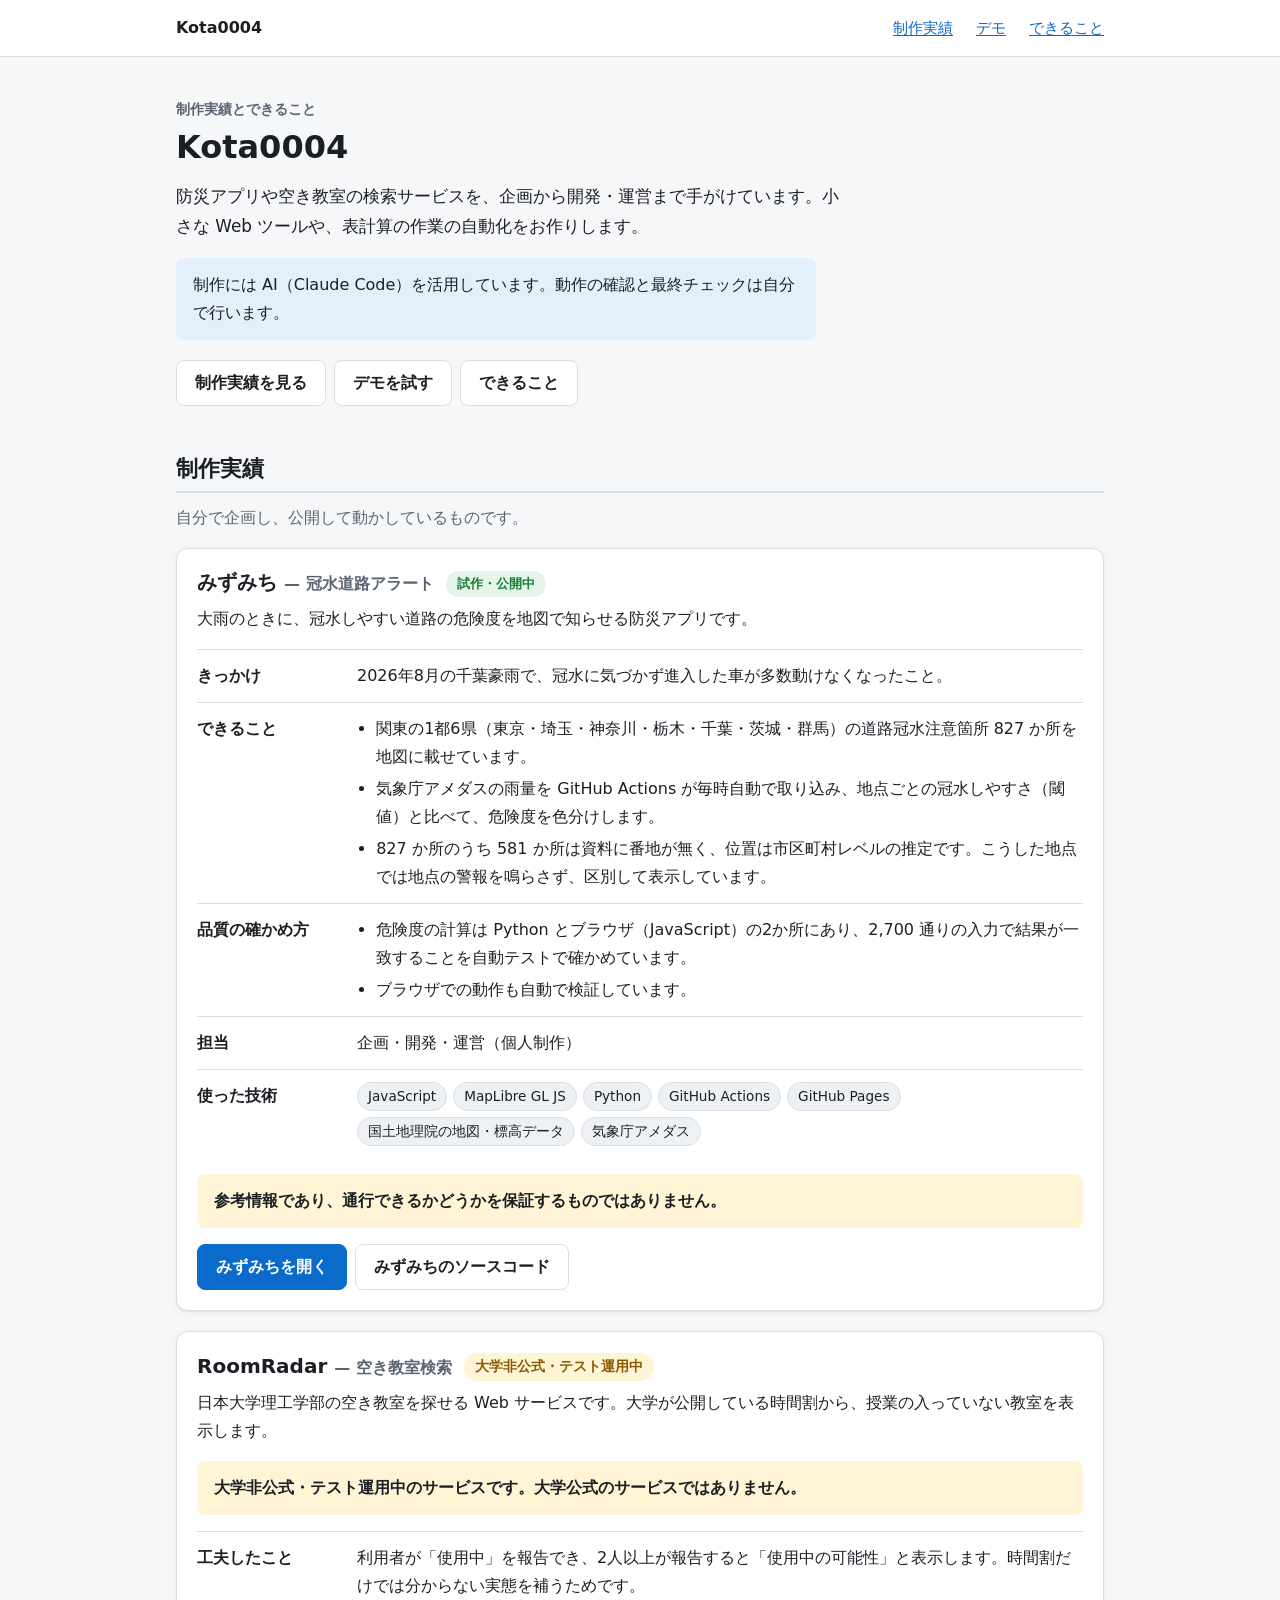
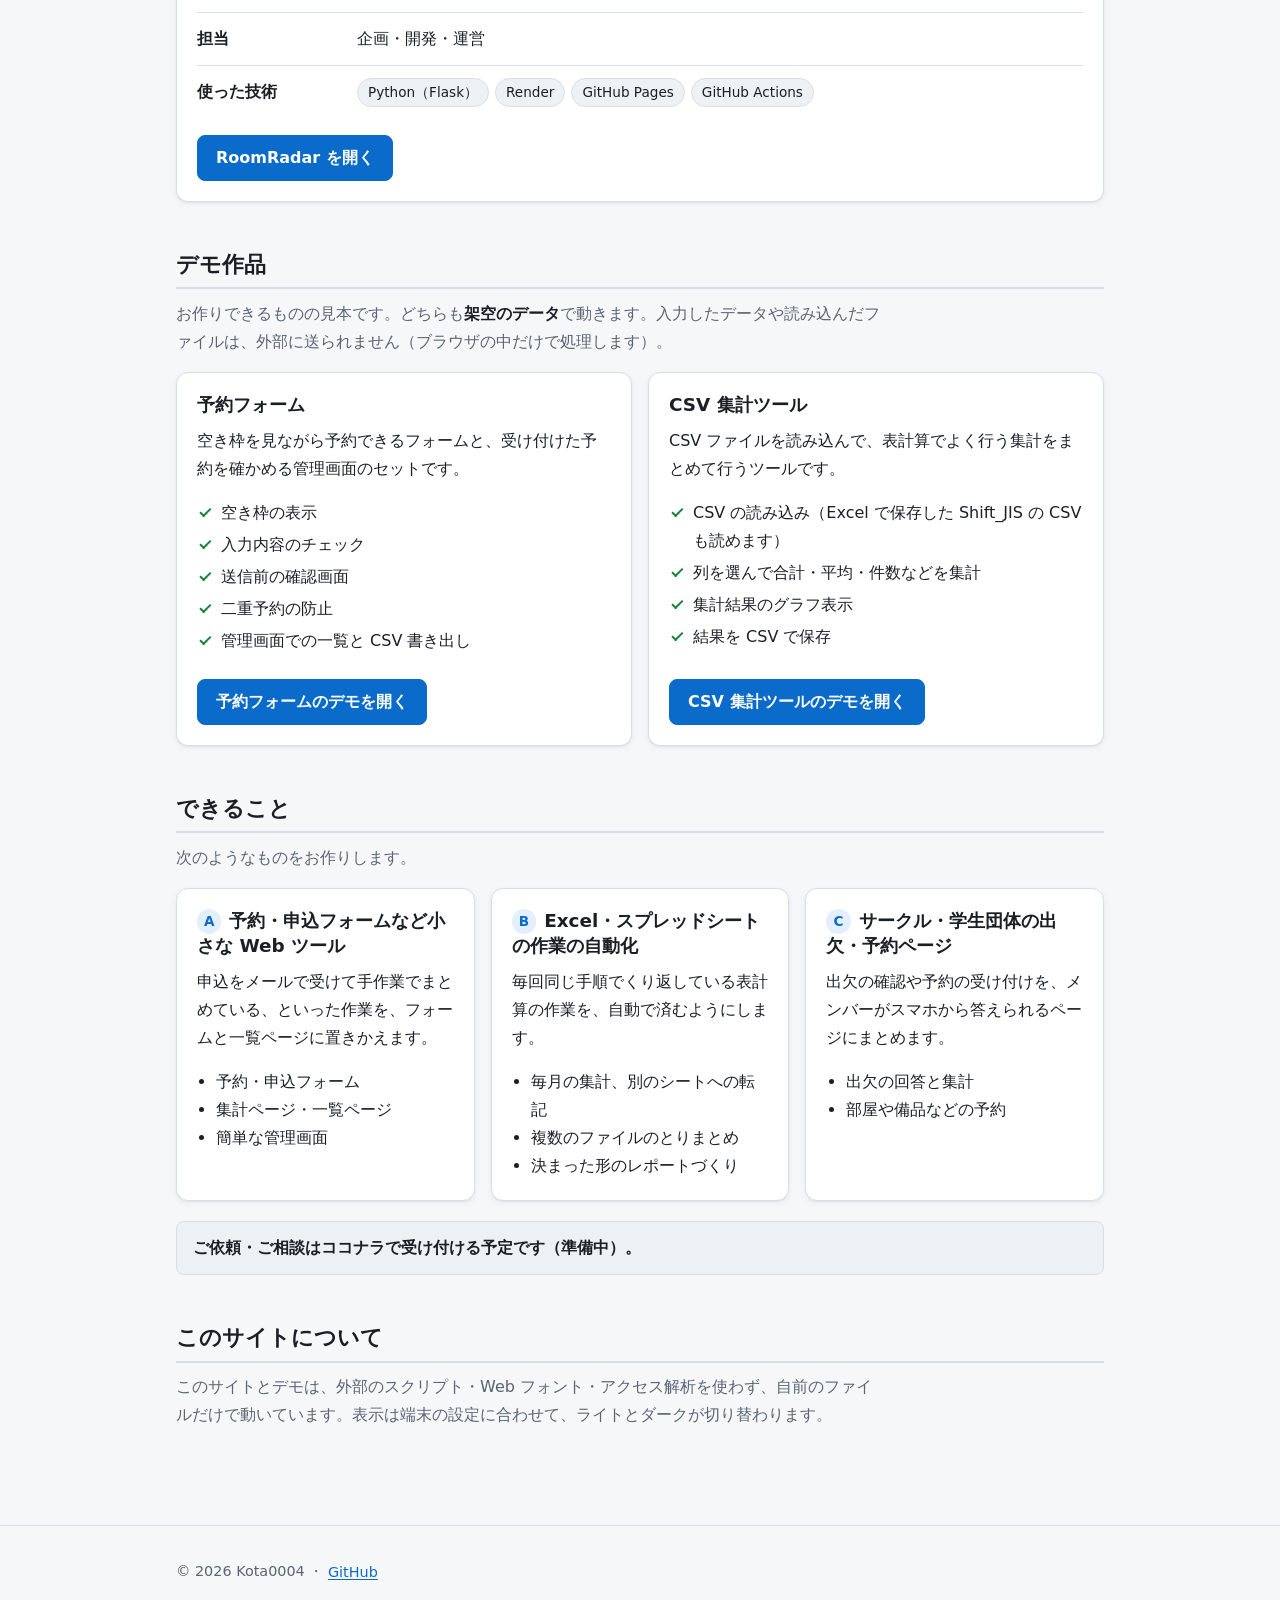
<file: site/index.html>
<!doctype html>
<html lang="ja">
<head>
<meta charset="utf-8">
<meta name="viewport" content="width=device-width, initial-scale=1">
<title>Kota0004 | 制作実績</title>
<meta name="description" content="Kota0004 の制作実績とデモ作品。防災アプリ「みずみち」や空き教室検索「RoomRadar」の紹介と、小さな Web ツール・表計算の自動化のご案内。">
<link rel="icon" href="data:image/svg+xml,%3Csvg xmlns='http://www.w3.org/2000/svg' viewBox='0 0 32 32'%3E%3Crect width='32' height='32' rx='7' fill='%230b6bcb'/%3E%3Ctext x='16' y='22.5' font-size='17' font-family='sans-serif' font-weight='700' text-anchor='middle' fill='%23fff'%3EK%3C/text%3E%3C/svg%3E">
<link rel="stylesheet" href="assets/base.css">
<link rel="stylesheet" href="assets/site.css">
</head>
<body>
<header class="site-header"><div class="container">
  <a class="brand" href="./">Kota0004</a>
  <nav aria-label="サイト内"><a href="./#works">制作実績</a><a href="./#demos">デモ</a><a href="./#services">できること</a></nav>
</div></header>

<main>
  <div class="container">

    <section class="hero" aria-labelledby="hero-title">
      <p class="hero__eyebrow">制作実績とできること</p>
      <h1 id="hero-title">Kota0004</h1>
      <p class="hero__lead">防災アプリや空き教室の検索サービスを、企画から開発・運営まで手がけています。小さな Web ツールや、表計算の作業の自動化をお作りします。</p>
      <p class="notice notice--info ai-note">制作には AI（Claude Code）を活用しています。動作の確認と最終チェックは自分で行います。</p>
      <ul class="jump" aria-label="このページの内容">
        <li><a class="btn" href="#works">制作実績を見る</a></li>
        <li><a class="btn" href="#demos">デモを試す</a></li>
        <li><a class="btn" href="#services">できること</a></li>
      </ul>
    </section>

    <section id="works" class="section" aria-labelledby="works-title">
      <h2 id="works-title">制作実績</h2>
      <p class="section__lead">自分で企画し、公開して動かしているものです。</p>

      <div class="works">
        <article class="card work" id="work-mizumichi" aria-labelledby="mizumichi-title">
          <div class="work__head">
            <h3 id="mizumichi-title">みずみち <span class="work__sub">— 冠水道路アラート</span></h3>
            <p class="work__badges"><span class="badge badge--ok">試作・公開中</span></p>
          </div>
          <p>大雨のときに、冠水しやすい道路の危険度を地図で知らせる防災アプリです。</p>

          <dl class="facts">
            <div>
              <dt>きっかけ</dt>
              <dd>2026年8月の千葉豪雨で、冠水に気づかず進入した車が多数動けなくなったこと。</dd>
            </div>
            <div>
              <dt>できること</dt>
              <dd>
                <ul>
                  <li>関東の1都6県（東京・埼玉・神奈川・栃木・千葉・茨城・群馬）の道路冠水注意箇所 827 か所を地図に載せています。</li>
                  <li>気象庁アメダスの雨量を GitHub Actions が毎時自動で取り込み、地点ごとの冠水しやすさ（閾値）と比べて、危険度を色分けします。</li>
                  <li>827 か所のうち 581 か所は資料に番地が無く、位置は市区町村レベルの推定です。こうした地点では地点の警報を鳴らさず、区別して表示しています。</li>
                </ul>
              </dd>
            </div>
            <div>
              <dt>品質の確かめ方</dt>
              <dd>
                <ul>
                  <li>危険度の計算は Python とブラウザ（JavaScript）の2か所にあり、2,700 通りの入力で結果が一致することを自動テストで確かめています。</li>
                  <li>ブラウザでの動作も自動で検証しています。</li>
                </ul>
              </dd>
            </div>
            <div>
              <dt>担当</dt>
              <dd>企画・開発・運営（個人制作）</dd>
            </div>
            <div>
              <dt>使った技術</dt>
              <dd>
                <ul class="tags" aria-label="みずみちで使った技術">
                  <li>JavaScript</li>
                  <li>MapLibre GL JS</li>
                  <li>Python</li>
                  <li>GitHub Actions</li>
                  <li>GitHub Pages</li>
                  <li>国土地理院の地図・標高データ</li>
                  <li>気象庁アメダス</li>
                </ul>
              </dd>
            </div>
          </dl>

          <p class="notice notice--warn disclaimer">参考情報であり、通行できるかどうかを保証するものではありません。</p>

          <p class="actions">
            <a class="btn btn--primary" href="https://kota0004.github.io/mizumichi/">みずみちを開く</a>
            <a class="btn" href="https://github.com/Kota0004/mizumichi">みずみちのソースコード</a>
          </p>
        </article>

        <article class="card work" id="work-roomradar" aria-labelledby="roomradar-title">
          <div class="work__head">
            <h3 id="roomradar-title">RoomRadar <span class="work__sub">— 空き教室検索</span></h3>
            <p class="work__badges"><span class="badge badge--warn status-badge">大学非公式・テスト運用中</span></p>
          </div>
          <p>日本大学理工学部の空き教室を探せる Web サービスです。大学が公開している時間割から、授業の入っていない教室を表示します。</p>
          <p class="notice notice--warn unofficial">大学非公式・テスト運用中のサービスです。大学公式のサービスではありません。</p>

          <dl class="facts">
            <div>
              <dt>工夫したこと</dt>
              <dd>利用者が「使用中」を報告でき、2人以上が報告すると「使用中の可能性」と表示します。時間割だけでは分からない実態を補うためです。</dd>
            </div>
            <div>
              <dt>担当</dt>
              <dd>企画・開発・運営</dd>
            </div>
            <div>
              <dt>使った技術</dt>
              <dd>
                <ul class="tags" aria-label="RoomRadar で使った技術">
                  <li>Python（Flask）</li>
                  <li>Render</li>
                  <li>GitHub Pages</li>
                  <li>GitHub Actions</li>
                </ul>
              </dd>
            </div>
          </dl>

          <p class="actions">
            <a class="btn btn--primary" href="https://nu-roomradar.github.io/nust-room-search/">RoomRadar を開く</a>
          </p>
        </article>
      </div>
    </section>

    <section id="demos" class="section" aria-labelledby="demos-title">
      <h2 id="demos-title">デモ作品</h2>
      <p class="section__lead">お作りできるものの見本です。どちらも<strong>架空のデータ</strong>で動きます。入力したデータや読み込んだファイルは、外部に送られません（ブラウザの中だけで処理します）。</p>

      <div class="grid">
        <article class="card demo" aria-labelledby="demo-reservation-title">
          <h3 id="demo-reservation-title">予約フォーム</h3>
          <p>空き枠を見ながら予約できるフォームと、受け付けた予約を確かめる管理画面のセットです。</p>
          <ul class="checks">
            <li>空き枠の表示</li>
            <li>入力内容のチェック</li>
            <li>送信前の確認画面</li>
            <li>二重予約の防止</li>
            <li>管理画面での一覧と CSV 書き出し</li>
          </ul>
          <p class="actions"><a class="btn btn--primary" href="demos/reservation/">予約フォームのデモを開く</a></p>
        </article>

        <article class="card demo" aria-labelledby="demo-csv-title">
          <h3 id="demo-csv-title">CSV 集計ツール</h3>
          <p>CSV ファイルを読み込んで、表計算でよく行う集計をまとめて行うツールです。</p>
          <ul class="checks">
            <li>CSV の読み込み（Excel で保存した Shift_JIS の CSV も読めます）</li>
            <li>列を選んで合計・平均・件数などを集計</li>
            <li>集計結果のグラフ表示</li>
            <li>結果を CSV で保存</li>
          </ul>
          <p class="actions"><a class="btn btn--primary" href="demos/csv/">CSV 集計ツールのデモを開く</a></p>
        </article>
      </div>
    </section>

    <section id="services" class="section" aria-labelledby="services-title">
      <h2 id="services-title">できること</h2>
      <p class="section__lead">次のようなものをお作りします。</p>

      <div class="grid">
        <article class="card service" aria-labelledby="service-a-title">
          <h3 id="service-a-title"><span class="service__mark" aria-hidden="true">A</span>予約・申込フォームなど小さな Web ツール</h3>
          <p>申込をメールで受けて手作業でまとめている、といった作業を、フォームと一覧ページに置きかえます。</p>
          <ul>
            <li>予約・申込フォーム</li>
            <li>集計ページ・一覧ページ</li>
            <li>簡単な管理画面</li>
          </ul>
        </article>

        <article class="card service" aria-labelledby="service-b-title">
          <h3 id="service-b-title"><span class="service__mark" aria-hidden="true">B</span>Excel・スプレッドシートの作業の自動化</h3>
          <p>毎回同じ手順でくり返している表計算の作業を、自動で済むようにします。</p>
          <ul>
            <li>毎月の集計、別のシートへの転記</li>
            <li>複数のファイルのとりまとめ</li>
            <li>決まった形のレポートづくり</li>
          </ul>
        </article>

        <article class="card service" aria-labelledby="service-c-title">
          <h3 id="service-c-title"><span class="service__mark" aria-hidden="true">C</span>サークル・学生団体の出欠・予約ページ</h3>
          <p>出欠の確認や予約の受け付けを、メンバーがスマホから答えられるページにまとめます。</p>
          <ul>
            <li>出欠の回答と集計</li>
            <li>部屋や備品などの予約</li>
          </ul>
        </article>
      </div>

      <p class="notice consult">ご依頼・ご相談はココナラで受け付ける予定です（準備中）。</p>
    </section>

    <section class="section about-site" aria-labelledby="about-site-title">
      <h2 id="about-site-title">このサイトについて</h2>
      <p>このサイトとデモは、外部のスクリプト・Web フォント・アクセス解析を使わず、自前のファイルだけで動いています。表示は端末の設定に合わせて、ライトとダークが切り替わります。</p>
    </section>

  </div>
</main>

<footer class="site-footer"><div class="container">© 2026 Kota0004 ・ <a href="https://github.com/Kota0004">GitHub</a></div></footer>
</body>
</html>
</file>
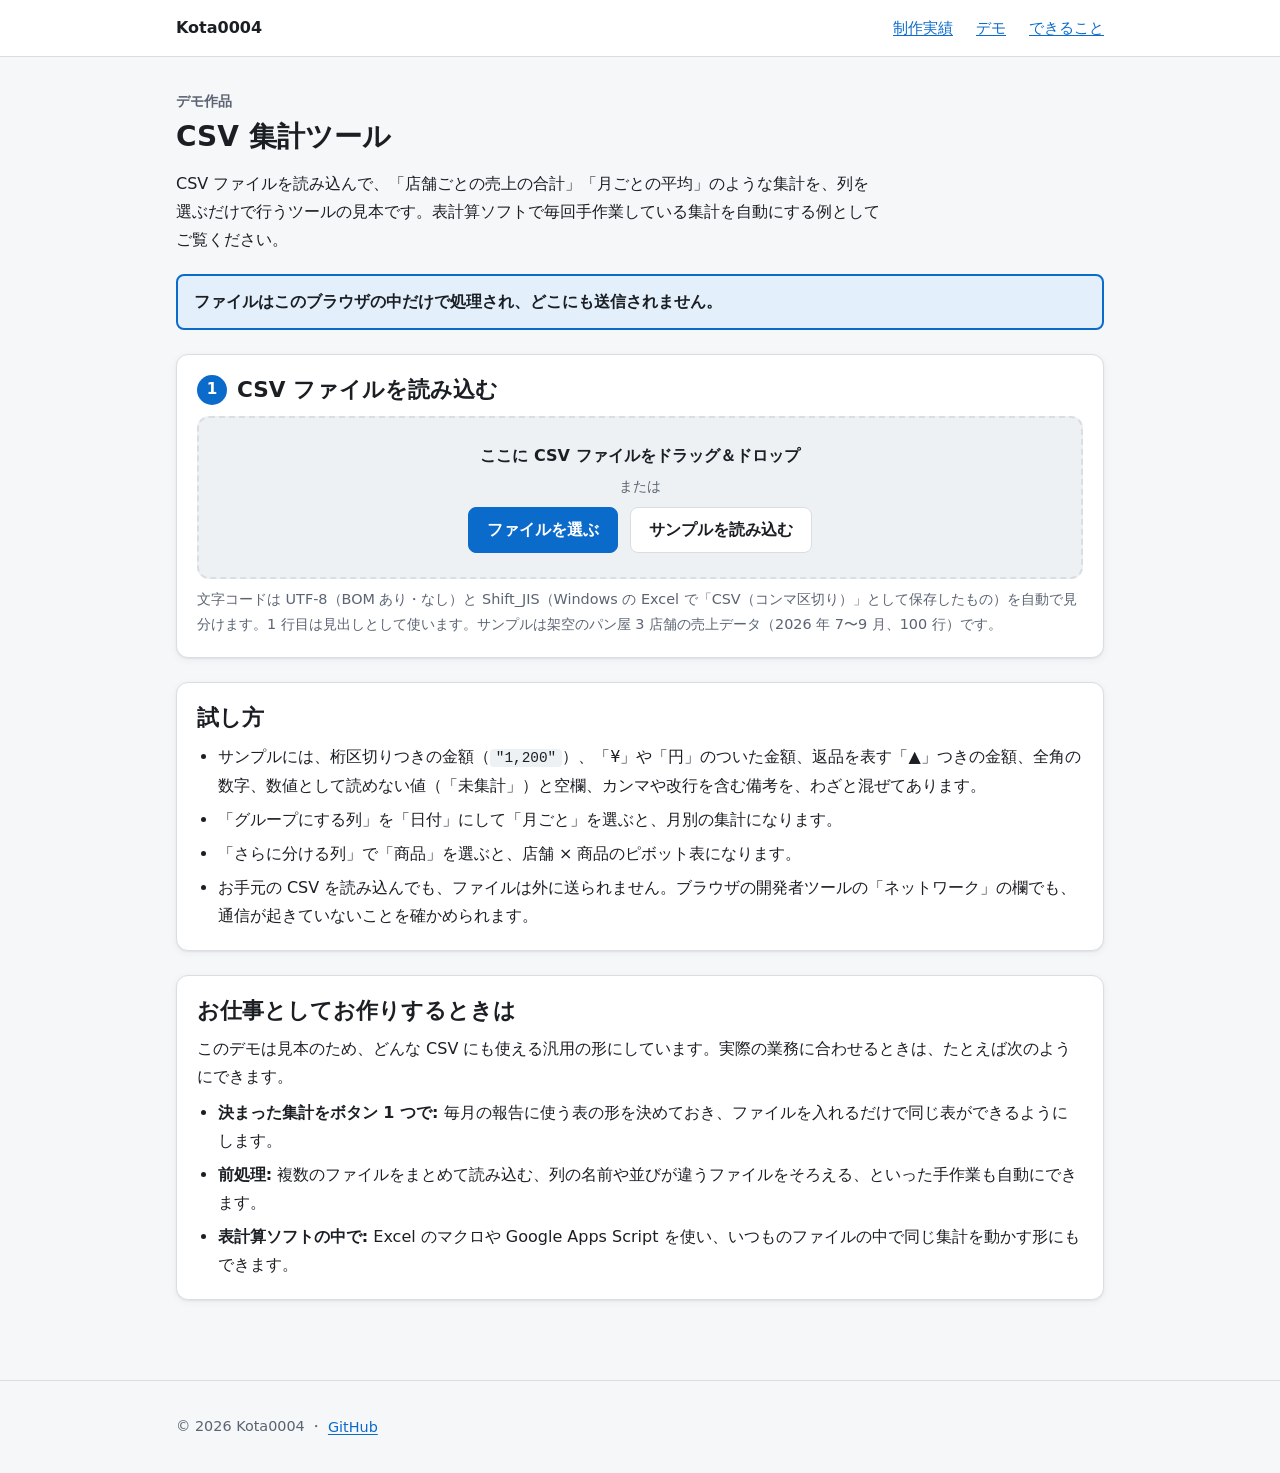
<file: site/demos/csv/index.html>
<!doctype html>
<html lang="ja">
<head>
<meta charset="utf-8">
<meta name="viewport" content="width=device-width, initial-scale=1">
<title>CSV 集計ツールのデモ | Kota0004</title>
<meta name="description" content="CSV ファイルを読み込み、列を選ぶだけでグループごとの合計・平均・件数・最大・最小やピボット表を作るツールのデモ。Shift_JIS の CSV も読めて、ファイルはどこにも送信されません。">
<link rel="icon" href="data:image/svg+xml,%3Csvg xmlns='http://www.w3.org/2000/svg' viewBox='0 0 32 32'%3E%3Crect width='32' height='32' rx='7' fill='%230b6bcb'/%3E%3Ctext x='16' y='22.5' font-size='17' font-family='sans-serif' font-weight='700' text-anchor='middle' fill='%23fff'%3EK%3C/text%3E%3C/svg%3E">
<link rel="stylesheet" href="../../assets/base.css">
<link rel="stylesheet" href="style.css">
<script src="csv-core.js" defer></script>
<script src="app.js" defer></script>
</head>
<body>
<header class="site-header"><div class="container">
  <a class="brand" href="../../">Kota0004</a>
  <nav aria-label="サイト内"><a href="../../#works">制作実績</a><a href="../../#demos">デモ</a><a href="../../#services">できること</a></nav>
</div></header>

<main>
  <div class="container">

    <div class="page-head">
      <p class="eyebrow">デモ作品</p>
      <h1>CSV 集計ツール</h1>
      <p class="lead">CSV ファイルを読み込んで、「店舗ごとの売上の合計」「月ごとの平均」のような集計を、列を選ぶだけで行うツールの見本です。表計算ソフトで毎回手作業している集計を自動にする例としてご覧ください。</p>
    </div>

    <p class="notice notice--info privacy-notice" id="privacy-notice"><strong>ファイルはこのブラウザの中だけで処理され、どこにも送信されません。</strong></p>

    <!-- ============================================================ 1. 読み込み -->
    <section class="card step" aria-labelledby="load-title">
      <h2 id="load-title"><span class="step__num" aria-hidden="true">1</span>CSV ファイルを読み込む</h2>

      <div class="dropzone" id="dropzone">
        <p class="dropzone__text" aria-hidden="true"><span>ここに CSV ファイルを</span><span>ドラッグ＆ドロップ</span></p>
        <p class="dropzone__or" aria-hidden="true">または</p>
        <div class="dropzone__actions">
          <input type="file" id="file-input" class="file-input" accept=".csv,.txt,text/csv,text/plain" aria-describedby="load-hint">
          <label for="file-input" class="btn btn--primary file-button">ファイルを選ぶ</label>
          <button type="button" class="btn" id="load-sample">サンプルを読み込む</button>
        </div>
      </div>
      <p class="hint" id="load-hint">文字コードは UTF-8（BOM あり・なし）と Shift_JIS（Windows の Excel で「CSV（コンマ区切り）」として保存したもの）を自動で見分けます。1 行目は見出しとして使います。サンプルは架空のパン屋 3 店舗の売上データ（2026 年 7〜9 月、100 行）です。</p>

      <div class="load-status" id="load-status" role="status" aria-live="polite"></div>
      <div class="load-error" id="load-error" role="alert"></div>
      <ul class="load-warnings notice notice--warn" id="load-warnings" aria-label="読み込みについての注意" hidden></ul>

      <div class="preview" id="preview" hidden>
        <h3 id="preview-title">読み込んだデータ（先頭 <span id="preview-count">5</span> 行）</h3>
        <p class="hint">見出しの下に、列の種類の推定（<span class="type-badge type-badge--number">数値</span>・<span class="type-badge type-badge--date">日付</span>・<span class="type-badge type-badge--text">文字</span>）を表示しています。</p>
        <div class="table-wrap" tabindex="0" role="region" aria-labelledby="preview-title">
          <table class="data preview-table">
            <thead id="preview-head"></thead>
            <tbody id="preview-body"></tbody>
          </table>
        </div>
      </div>
    </section>

    <!-- ============================================================ 2. 集計の設定 -->
    <section class="card step" id="settings-card" aria-labelledby="settings-title" hidden>
      <h2 id="settings-title"><span class="step__num" aria-hidden="true">2</span>集計のしかたを選ぶ</h2>
      <form id="settings-form" novalidate>
        <div class="settings-grid">
          <div class="field">
            <label for="group-col" class="required">グループにする列</label>
            <select id="group-col" name="group" required aria-describedby="group-hint err-group"></select>
            <p class="hint" id="group-hint">この列の値ごとにまとめます（例: 店舗ごと）。</p>
            <p class="error" id="err-group" aria-live="polite"></p>
          </div>

          <div class="field">
            <label for="column-col">さらに分ける列<span class="optional">任意</span></label>
            <select id="column-col" name="column" aria-describedby="column-hint err-column"></select>
            <p class="hint" id="column-hint">選ぶと、行と列の両方で分けたクロス集計（ピボット表）になります。</p>
            <p class="error" id="err-column" aria-live="polite"></p>
          </div>

          <fieldset class="field date-unit" id="date-unit" hidden aria-describedby="date-unit-hint">
            <legend>日付のまとめ方</legend>
            <div class="radio-row">
              <label class="radio"><input type="radio" name="date-unit" value="day"> 日ごと</label>
              <label class="radio"><input type="radio" name="date-unit" value="month" checked> 月ごと</label>
            </div>
            <p class="hint" id="date-unit-hint">「2026/09/01」「2026-09-01」「2026/9/1」のような書き方が混ざっていても、同じ日としてまとめます。</p>
          </fieldset>

          <div class="field">
            <label for="method">集計のしかた</label>
            <select id="method" name="method">
              <option value="sum">合計</option>
              <option value="avg">平均</option>
              <option value="count">件数（行の数）</option>
              <option value="max">最大</option>
              <option value="min">最小</option>
            </select>
          </div>

          <div class="field">
            <label for="value-col">集計する列</label>
            <select id="value-col" name="value" aria-describedby="value-hint err-value"></select>
            <p class="hint" id="value-hint"></p>
            <p class="error" id="err-value" aria-live="polite"></p>
          </div>
        </div>
        <div class="actions">
          <button type="submit" class="btn btn--primary">集計する</button>
          <p class="hint actions__hint">選び直すと、結果もすぐに変わります。</p>
        </div>
      </form>
    </section>

    <!-- ============================================================ 3. 結果 -->
    <section class="card step" id="result-card" aria-labelledby="result-title" hidden>
      <h2 id="result-title" tabindex="-1"><span class="step__num" aria-hidden="true">3</span>結果</h2>
      <p class="result-heading" id="result-heading"></p>
      <div class="result-status" id="result-status" role="status" aria-live="polite"></div>
      <ul class="result-notes" id="result-notes"></ul>

      <figure class="chart" id="chart" hidden>
        <figcaption class="chart__caption" id="chart-caption"></figcaption>
        <div class="chart__plot" id="chart-plot"></div>
        <div class="chart__tooltip" id="chart-tooltip" hidden></div>
        <p class="visually-hidden" id="chart-live" aria-live="polite"></p>
      </figure>
      <p class="hint" id="chart-note" hidden></p>

      <h3 class="table-title" id="table-title">表</h3>
      <p class="hint" id="table-hint">見出しのボタンを押すと、その列で並べ替えます（もう一度押すと逆の順）。<span id="table-scroll-hint" hidden>表は横にずらして見られます。</span></p>
      <div class="table-wrap result-wrap" id="result-wrap" tabindex="0" role="region" aria-labelledby="table-title">
        <table class="data result-table" id="result-table">
          <caption class="visually-hidden" id="result-caption"></caption>
          <thead id="result-head"></thead>
          <tbody id="result-body"></tbody>
          <tfoot id="result-foot"></tfoot>
        </table>
      </div>
      <p class="hint" id="table-limit-note" hidden></p>

      <div class="save">
        <button type="button" class="btn btn--primary" id="save-csv">結果を CSV で保存</button>
        <p class="hint">表に出ている順に、合計の行まで含めて保存します。Excel でそのまま開けるよう、BOM つきの UTF-8 で書き出します。</p>
        <p class="save-status" id="save-status" role="status" aria-live="polite"></p>
      </div>
    </section>

    <!-- ============================================================ 説明 -->
    <section class="card tips" aria-labelledby="tips-title">
      <h2 id="tips-title">試し方</h2>
      <ul>
        <li>サンプルには、桁区切りつきの金額（<code>"1,200"</code>）、「¥」や「円」のついた金額、返品を表す「▲」つきの金額、全角の数字、数値として読めない値（「未集計」）と空欄、カンマや改行を含む備考を、わざと混ぜてあります。</li>
        <li>「グループにする列」を「日付」にして「月ごと」を選ぶと、月別の集計になります。</li>
        <li>「さらに分ける列」で「商品」を選ぶと、店舗 × 商品のピボット表になります。</li>
        <li>お手元の CSV を読み込んでも、ファイルは外に送られません。ブラウザの開発者ツールの「ネットワーク」の欄でも、通信が起きていないことを確かめられます。</li>
      </ul>
    </section>

    <section class="card prod" aria-labelledby="prod-title">
      <h2 id="prod-title">お仕事としてお作りするときは</h2>
      <p>このデモは見本のため、どんな CSV にも使える汎用の形にしています。実際の業務に合わせるときは、たとえば次のようにできます。</p>
      <ul>
        <li><strong>決まった集計をボタン 1 つで:</strong> 毎月の報告に使う表の形を決めておき、ファイルを入れるだけで同じ表ができるようにします。</li>
        <li><strong>前処理:</strong> 複数のファイルをまとめて読み込む、列の名前や並びが違うファイルをそろえる、といった手作業も自動にできます。</li>
        <li><strong>表計算ソフトの中で:</strong> Excel のマクロや Google Apps Script を使い、いつものファイルの中で同じ集計を動かす形にもできます。</li>
      </ul>
    </section>

  </div>
</main>

<footer class="site-footer"><div class="container">© 2026 Kota0004 ・ <a href="https://github.com/Kota0004">GitHub</a></div></footer>
</body>
</html>
</file>
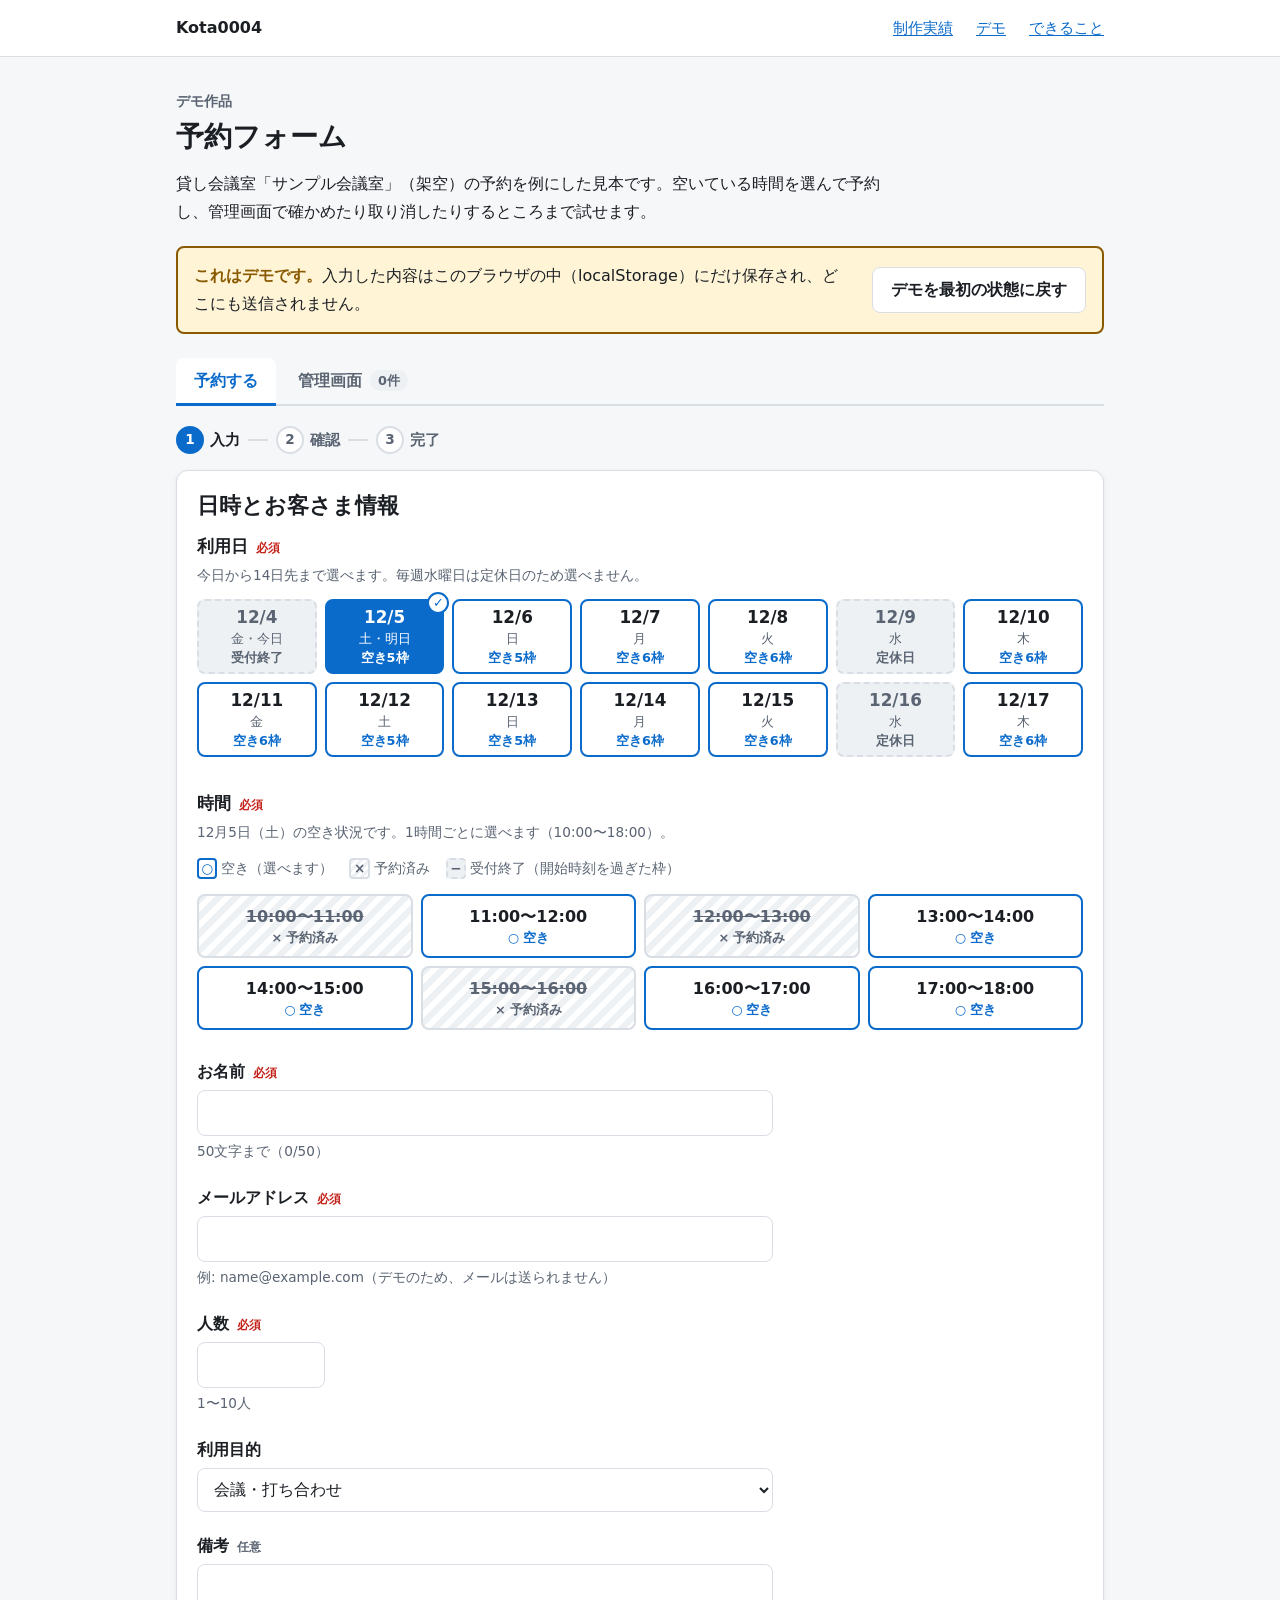
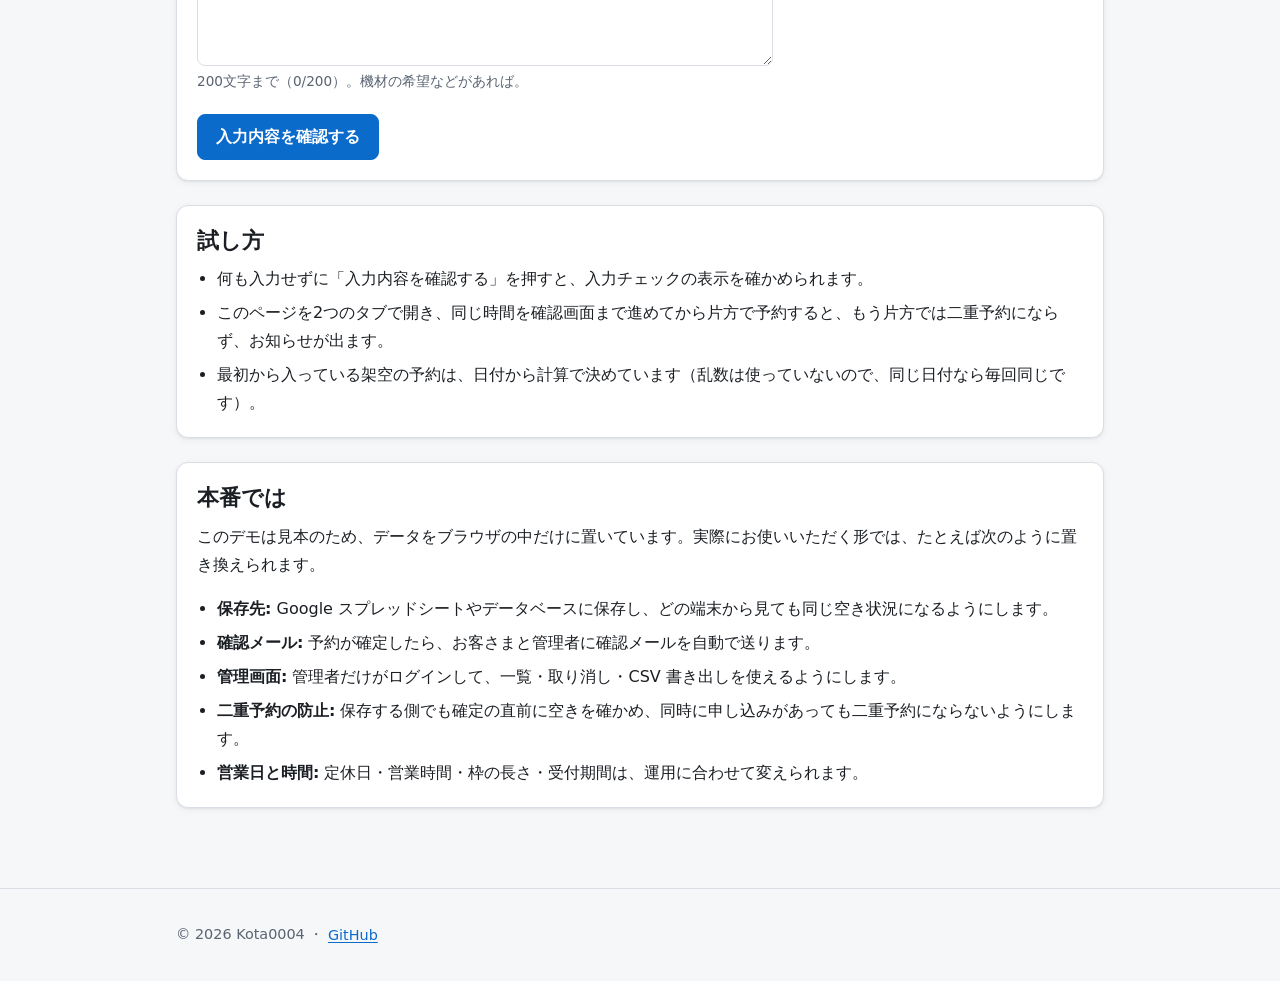
<file: site/demos/reservation/index.html>
<!doctype html>
<html lang="ja">
<head>
<meta charset="utf-8">
<meta name="viewport" content="width=device-width, initial-scale=1">
<title>予約フォームのデモ | Kota0004</title>
<meta name="description" content="貸し会議室（架空）の予約フォームのデモ。空き枠の表示、入力チェック、確認画面、二重予約の防止、管理画面での一覧・取り消し・CSV 書き出しを、通信なしで試せます。">
<link rel="icon" href="data:image/svg+xml,%3Csvg xmlns='http://www.w3.org/2000/svg' viewBox='0 0 32 32'%3E%3Crect width='32' height='32' rx='7' fill='%230b6bcb'/%3E%3Ctext x='16' y='22.5' font-size='17' font-family='sans-serif' font-weight='700' text-anchor='middle' fill='%23fff'%3EK%3C/text%3E%3C/svg%3E">
<link rel="stylesheet" href="../../assets/base.css">
<link rel="stylesheet" href="style.css">
<script src="reservation-core.js" defer></script>
<script src="app.js" defer></script>
</head>
<body>
<header class="site-header"><div class="container">
  <a class="brand" href="../../">Kota0004</a>
  <nav aria-label="サイト内"><a href="../../#works">制作実績</a><a href="../../#demos">デモ</a><a href="../../#services">できること</a></nav>
</div></header>

<main>
  <div class="container">

    <div class="page-head">
      <p class="eyebrow">デモ作品</p>
      <h1>予約フォーム</h1>
      <p class="lead">貸し会議室「サンプル会議室」（架空）の予約を例にした見本です。空いている時間を選んで予約し、管理画面で確かめたり取り消したりするところまで試せます。</p>
    </div>

    <section class="notice notice--warn demo-notice" aria-label="デモについてのお知らせ">
      <p class="demo-notice__text"><strong>これはデモです。</strong>入力した内容はこのブラウザの中（localStorage）にだけ保存され、どこにも送信されません。</p>
      <div class="demo-notice__side">
        <button type="button" class="btn" id="reset-demo">デモを最初の状態に戻す</button>
      </div>
      <p class="demo-notice__status" id="reset-status" role="status" aria-live="polite"></p>
      <p class="demo-notice__storage" id="storage-warning" hidden>このブラウザでは保存ができないため、予約はページを閉じると消えます（デモの動きはそのまま試せます）。</p>
    </section>

    <div class="tabs" role="tablist" aria-label="画面の切り替え">
      <button type="button" role="tab" id="tab-book" aria-controls="panel-book" aria-selected="true">予約する</button>
      <button type="button" role="tab" id="tab-admin" aria-controls="panel-admin" aria-selected="false" tabindex="-1">管理画面 <span class="tab-count" id="admin-count-badge">0件</span></button>
    </div>

    <!-- ============================================================ 予約する -->
    <section id="panel-book" role="tabpanel" aria-labelledby="tab-book">

      <ol class="steps" aria-label="予約の流れ">
        <li data-step="form" aria-current="step"><span class="steps__num" aria-hidden="true">1</span>入力</li>
        <li data-step="confirm"><span class="steps__num" aria-hidden="true">2</span>確認</li>
        <li data-step="done"><span class="steps__num" aria-hidden="true">3</span>完了</li>
      </ol>

      <!-- 1. 入力 -->
      <div id="view-form" class="view">
        <form id="reserve-form" class="card" novalidate aria-labelledby="form-title">
          <h2 id="form-title" tabindex="-1">日時とお客さま情報</h2>
          <p class="form-status" id="form-status" role="status" aria-live="polite"></p>

          <fieldset class="field picker" id="date-group" aria-describedby="date-hint err-date">
            <legend class="required">利用日</legend>
            <p class="hint" id="date-hint">今日から14日先まで選べます。毎週水曜日は定休日のため選べません。</p>
            <div class="date-grid" id="date-list"></div>
            <p class="date-note" id="date-note" aria-live="polite"></p>
            <p class="error" id="err-date" aria-live="polite"></p>
          </fieldset>

          <fieldset class="field picker" id="slot-group" aria-describedby="slot-hint err-slot">
            <legend class="required">時間</legend>
            <p class="hint" id="slot-hint"><span id="slot-date-label">利用日を選ぶと、その日の空き状況が出ます。</span></p>
            <ul class="legend" aria-label="空き状況の見方">
              <li><span class="legend__mark legend__mark--available" aria-hidden="true">○</span>空き（選べます）</li>
              <li><span class="legend__mark legend__mark--booked" aria-hidden="true">×</span>予約済み</li>
              <li><span class="legend__mark legend__mark--past" aria-hidden="true">−</span>受付終了（開始時刻を過ぎた枠）</li>
            </ul>
            <div class="slot-grid" id="slot-list"></div>
            <p class="error" id="err-slot" aria-live="polite"></p>
          </fieldset>

          <div class="field">
            <label for="f-name" class="required">お名前</label>
            <input type="text" id="f-name" name="name" autocomplete="name" required aria-describedby="hint-name err-name">
            <p class="hint" id="hint-name">50文字まで（<span class="counter" id="count-name">0</span>/50）</p>
            <p class="error" id="err-name" aria-live="polite"></p>
          </div>

          <div class="field">
            <label for="f-email" class="required">メールアドレス</label>
            <input type="email" id="f-email" name="email" autocomplete="email" inputmode="email" spellcheck="false" autocapitalize="off" required aria-describedby="hint-email err-email">
            <p class="hint" id="hint-email">例: name@example.com（デモのため、メールは送られません）</p>
            <p class="error" id="err-email" aria-live="polite"></p>
          </div>

          <div class="field field--short">
            <label for="f-people" class="required">人数</label>
            <input type="text" id="f-people" name="people" inputmode="numeric" autocomplete="off" required aria-describedby="hint-people err-people">
            <p class="hint" id="hint-people">1〜10人</p>
            <p class="error" id="err-people" aria-live="polite"></p>
          </div>

          <div class="field">
            <label for="f-purpose">利用目的</label>
            <select id="f-purpose" name="purpose" aria-describedby="err-purpose"></select>
            <p class="error" id="err-purpose" aria-live="polite"></p>
          </div>

          <div class="field">
            <label for="f-note">備考<span class="optional">任意</span></label>
            <textarea id="f-note" name="note" rows="3" aria-describedby="hint-note err-note"></textarea>
            <p class="hint" id="hint-note">200文字まで（<span class="counter" id="count-note">0</span>/200）。機材の希望などがあれば。</p>
            <p class="error" id="err-note" aria-live="polite"></p>
          </div>

          <div class="actions">
            <button type="submit" class="btn btn--primary">入力内容を確認する</button>
          </div>
        </form>
      </div>

      <!-- 2. 確認 -->
      <section id="view-confirm" class="view card" hidden aria-labelledby="confirm-title">
        <h2 id="confirm-title" tabindex="-1">入力内容の確認</h2>
        <p>この内容で予約します。よろしければ「予約する」を押してください。</p>
        <dl class="summary" id="confirm-summary"></dl>
        <div class="alert-box" id="confirm-error" role="alert"></div>
        <div class="actions">
          <button type="button" class="btn" id="back-to-form">修正する</button>
          <button type="button" class="btn btn--primary" id="confirm-booking">予約する</button>
          <button type="button" class="btn btn--primary" id="choose-again" hidden>時間を選び直す</button>
        </div>
      </section>

      <!-- 3. 完了 -->
      <section id="view-done" class="view card" hidden aria-labelledby="done-title">
        <h2 id="done-title" tabindex="-1">予約を受け付けました</h2>
        <div class="resno">
          <p class="resno__label">予約番号</p>
          <p class="resno__value" id="done-number"></p>
          <p class="resno__hint">予約番号は「R ＋ 利用日 ＋ その日の受付順」で決まります。</p>
        </div>
        <dl class="summary" id="done-summary"></dl>
        <p class="notice">デモのため、確認メールは送られません。受け付けた予約は「管理画面」で確かめられます。</p>
        <div class="actions">
          <button type="button" class="btn btn--primary" id="book-again">続けて予約する</button>
          <button type="button" class="btn" id="go-admin">管理画面で確かめる</button>
        </div>
      </section>
    </section>

    <!-- ============================================================ 管理画面 -->
    <section id="panel-admin" role="tabpanel" aria-labelledby="tab-admin" hidden>
      <div class="card">
        <div class="admin-head">
          <h2 id="admin-title" tabindex="-1">予約の一覧 <span class="admin-count" id="admin-count">0件</span></h2>
          <button type="button" class="btn" id="export-csv">CSV で書き出す</button>
        </div>
        <p class="admin-note">日付・時刻の順に並びます。最初から入っている架空の予約（「予約済み」の枠）は、この一覧には出ません。CSV は Excel で開いたときに文字化けしないよう、BOM つきの UTF-8 で書き出します。</p>
        <p class="admin-status" id="admin-status" role="status" aria-live="polite"></p>
        <p class="admin-empty" id="admin-empty">まだ予約はありません。「予約する」から試してみてください。</p>
        <div class="table-wrap" id="admin-table-wrap">
          <table class="data admin-table" role="table">
            <caption class="visually-hidden">受け付けた予約（日付・時刻の順）</caption>
            <thead>
              <tr role="row">
                <th scope="col" role="columnheader">予約番号</th>
                <th scope="col" role="columnheader">利用日時</th>
                <th scope="col" role="columnheader">お名前・連絡先</th>
                <th scope="col" role="columnheader" class="num">人数</th>
                <th scope="col" role="columnheader">利用目的</th>
                <th scope="col" role="columnheader">備考</th>
                <th scope="col" role="columnheader"><span class="visually-hidden">操作</span></th>
              </tr>
            </thead>
            <tbody id="admin-rows"></tbody>
          </table>
        </div>
      </div>
    </section>

    <!-- ============================================================ 説明 -->
    <section class="card tips" aria-labelledby="tips-title">
      <h2 id="tips-title">試し方</h2>
      <ul>
        <li>何も入力せずに「入力内容を確認する」を押すと、入力チェックの表示を確かめられます。</li>
        <li>このページを2つのタブで開き、同じ時間を確認画面まで進めてから片方で予約すると、もう片方では二重予約にならず、お知らせが出ます。</li>
        <li>最初から入っている架空の予約は、日付から計算で決めています（乱数は使っていないので、同じ日付なら毎回同じです）。</li>
      </ul>
    </section>

    <section class="card prod" aria-labelledby="prod-title">
      <h2 id="prod-title">本番では</h2>
      <p>このデモは見本のため、データをブラウザの中だけに置いています。実際にお使いいただく形では、たとえば次のように置き換えられます。</p>
      <ul>
        <li><strong>保存先:</strong> Google スプレッドシートやデータベースに保存し、どの端末から見ても同じ空き状況になるようにします。</li>
        <li><strong>確認メール:</strong> 予約が確定したら、お客さまと管理者に確認メールを自動で送ります。</li>
        <li><strong>管理画面:</strong> 管理者だけがログインして、一覧・取り消し・CSV 書き出しを使えるようにします。</li>
        <li><strong>二重予約の防止:</strong> 保存する側でも確定の直前に空きを確かめ、同時に申し込みがあっても二重予約にならないようにします。</li>
        <li><strong>営業日と時間:</strong> 定休日・営業時間・枠の長さ・受付期間は、運用に合わせて変えられます。</li>
      </ul>
    </section>

  </div>
</main>

<dialog id="cancel-dialog" class="confirm-dialog" aria-labelledby="cancel-title" aria-describedby="cancel-desc">
  <h2 id="cancel-title">予約を取り消しますか？</h2>
  <p id="cancel-desc"></p>
  <p class="dialog-hint">取り消した時間は、すぐにまた予約できるようになります。</p>
  <div class="actions">
    <button type="button" class="btn" id="cancel-keep" autofocus>やめる</button>
    <button type="button" class="btn btn--danger-solid" id="cancel-do">取り消す</button>
  </div>
</dialog>

<footer class="site-footer"><div class="container">© 2026 Kota0004 ・ <a href="https://github.com/Kota0004">GitHub</a></div></footer>
</body>
</html>
</file>
<file: site/assets/base.css>
/* 共通の見た目。実績紹介ページとデモ作品で使う。
   ページ固有のスタイルは各ページの <style> か専用の CSS に書く。 */

:root {
  --bg: #f6f7f9;
  --surface: #ffffff;
  --surface-2: #eef1f4;
  --text: #1b1f24;
  --muted: #5a6472;
  --line: #d9dee5;
  --accent: #0b6bcb;
  --accent-soft: #e3f0fc;
  --accent-ink: #ffffff;
  --ok: #1a7f37;
  --ok-soft: #e6f4ea;
  --warn: #8a5a00;
  --warn-soft: #fff4d6;
  --danger: #c4231c;
  --danger-soft: #fde8e7;
  --radius: 12px;
  --radius-sm: 8px;
  --shadow: 0 1px 2px rgba(16, 24, 40, .06), 0 2px 8px rgba(16, 24, 40, .05);
  --font: system-ui, -apple-system, "Hiragino Sans", "Hiragino Kaku Gothic ProN",
          "Noto Sans JP", "Yu Gothic UI", Meiryo, sans-serif;
  --mono: ui-monospace, SFMono-Regular, Menlo, Consolas, monospace;
  color-scheme: light;
}

@media (prefers-color-scheme: dark) {
  :root {
    --bg: #0f1419;
    --surface: #161b22;
    --surface-2: #1f262e;
    --text: #e6edf3;
    --muted: #9aa7b4;
    --line: #2d353f;
    --accent: #5aa9ff;
    --accent-soft: #14283d;
    --accent-ink: #08121d;
    --ok: #56d364;
    --ok-soft: #12261a;
    --warn: #e3b341;
    --warn-soft: #2b2310;
    --danger: #ff7b72;
    --danger-soft: #2d1414;
    --shadow: 0 1px 2px rgba(0, 0, 0, .4);
    color-scheme: dark;
  }
}

*, *::before, *::after { box-sizing: border-box; }

/* hidden 属性は、display を指定した部品（.btn など）にも必ず効かせる */
[hidden] { display: none !important; }

html { -webkit-text-size-adjust: 100%; }

body {
  margin: 0;
  background: var(--bg);
  color: var(--text);
  font-family: var(--font);
  font-size: 16px;
  line-height: 1.75;
  overflow-wrap: anywhere;
}

img, svg { max-width: 100%; height: auto; }

a { color: var(--accent); text-underline-offset: 2px; }
a:hover { text-decoration-thickness: 2px; }

:focus-visible { outline: 3px solid var(--accent); outline-offset: 2px; }

h1, h2, h3 { line-height: 1.35; margin: 0 0 .5em; }
h1 { font-size: 1.75rem; }
h2 { font-size: 1.35rem; }
h3 { font-size: 1.1rem; }
p { margin: 0 0 1em; }
small, .muted { color: var(--muted); }

.container { width: 100%; max-width: 960px; margin: 0 auto; padding: 0 16px; }

/* ヘッダーとフッター */
.site-header { background: var(--surface); border-bottom: 1px solid var(--line); }
.site-header .container {
  display: flex; align-items: center; justify-content: space-between;
  gap: 12px; min-height: 56px; flex-wrap: wrap;
}
.site-header .brand { font-weight: 700; color: var(--text); text-decoration: none; }
.site-header nav { display: flex; gap: 4px 16px; flex-wrap: wrap; font-size: .95rem; }
/* ヘッダーとフッターのリンクは、指で押しやすい大きさ（44px）にする */
.site-header .brand, .site-header nav a, .site-footer a {
  display: inline-flex; align-items: center; min-height: 44px;
}
.site-header nav a { min-width: 44px; justify-content: center; }

.site-footer {
  margin-top: 48px; padding: 24px 0; border-top: 1px solid var(--line);
  color: var(--muted); font-size: .9rem;
}

main { padding: 32px 0; }
section + section { margin-top: 40px; }

/* カード */
.card {
  background: var(--surface); border: 1px solid var(--line);
  border-radius: var(--radius); padding: 20px; box-shadow: var(--shadow);
}
.grid { display: grid; gap: 16px; grid-template-columns: repeat(auto-fit, minmax(260px, 1fr)); }

/* バッジ */
.badge {
  display: inline-block; padding: 2px 10px; border-radius: 999px;
  font-size: .8rem; font-weight: 600; line-height: 1.6;
  background: var(--surface-2); color: var(--muted); border: 1px solid var(--line);
}
.badge--accent { background: var(--accent-soft); color: var(--accent); border-color: transparent; }
.badge--ok { background: var(--ok-soft); color: var(--ok); border-color: transparent; }
.badge--warn { background: var(--warn-soft); color: var(--warn); border-color: transparent; }

/* お知らせ */
.notice {
  border-radius: var(--radius-sm); padding: 12px 16px; margin: 0 0 16px;
  background: var(--surface-2); border: 1px solid var(--line);
}
.notice--info { background: var(--accent-soft); border-color: transparent; }
.notice--warn { background: var(--warn-soft); border-color: transparent; }
.notice--danger { background: var(--danger-soft); border-color: transparent; }
.notice > :last-child { margin-bottom: 0; }

/* ボタン */
.btn {
  display: inline-flex; align-items: center; justify-content: center; gap: 6px;
  min-height: 44px; padding: 8px 18px; border-radius: var(--radius-sm);
  border: 1px solid var(--line); background: var(--surface); color: var(--text);
  font: inherit; font-weight: 600; cursor: pointer; text-decoration: none;
}
.btn:hover { border-color: var(--accent); }
.btn:disabled { opacity: .5; cursor: not-allowed; }
.btn--primary { background: var(--accent); border-color: var(--accent); color: var(--accent-ink); }
.btn--primary:hover { filter: brightness(1.08); }
.btn--danger { color: var(--danger); }
.btn--small { min-height: 36px; padding: 4px 12px; font-size: .9rem; }

/* フォーム */
.field { display: flex; flex-direction: column; gap: 4px; margin-bottom: 16px; }
.field label, .field legend { font-weight: 600; }
.field .hint { font-size: .85rem; color: var(--muted); }
.field .error { font-size: .9rem; color: var(--danger); min-height: 0; }
.required::after { content: "必須"; margin-left: 8px; font-size: .75rem; color: var(--danger); font-weight: 600; }

input[type="text"], input[type="email"], input[type="tel"], input[type="number"],
input[type="date"], select, textarea {
  width: 100%; min-height: 44px; padding: 8px 12px;
  font: inherit; color: var(--text); background: var(--surface);
  border: 1px solid var(--line); border-radius: var(--radius-sm);
}
textarea { min-height: 96px; resize: vertical; }
[aria-invalid="true"] { border-color: var(--danger); }

/* 表 */
.table-wrap { width: 100%; overflow-x: auto; }
table.data { width: 100%; border-collapse: collapse; font-variant-numeric: tabular-nums; }
table.data th, table.data td { padding: 8px 12px; border-bottom: 1px solid var(--line); text-align: left; }
table.data th { background: var(--surface-2); font-weight: 600; white-space: nowrap; }
table.data td.num, table.data th.num { text-align: right; }
table.data tfoot td { font-weight: 700; border-top: 2px solid var(--line); }

code { font-family: var(--mono); font-size: .9em; background: var(--surface-2); padding: 1px 6px; border-radius: 4px; }

.visually-hidden {
  position: absolute !important; width: 1px; height: 1px; padding: 0; margin: -1px;
  overflow: hidden; clip: rect(0 0 0 0); white-space: nowrap; border: 0;
}

@media (max-width: 600px) {
  h1 { font-size: 1.45rem; }
  h2 { font-size: 1.2rem; }
  main { padding: 20px 0; }
  .card { padding: 16px; }
}
</file>
<file: site/assets/site.css>
/* 実績紹介ページ（site/index.html）だけで使うスタイル。
   色は base.css の変数だけで指定する（ライト/ダークの切り替えは base.css に任せる）。 */

/* ページ内リンクで飛んだとき、見出しが画面の端に貼りつかないように */
section[id] { scroll-margin-top: 16px; }

/* 冒頭 */
.hero { padding: 8px 0 0; }
.hero__eyebrow {
  margin: 0 0 4px;
  color: var(--muted);
  font-size: .9rem;
  font-weight: 600;
}
.hero h1 { font-size: 2rem; margin-bottom: .4em; }
.hero__lead { font-size: 1.05rem; max-width: 40em; }
.ai-note { max-width: 40em; }

.jump {
  list-style: none;
  margin: 20px 0 0;
  padding: 0;
  display: flex;
  flex-wrap: wrap;
  gap: 8px;
}

/* 各セクション */
.section { margin-top: 48px; }
.section > h2 {
  padding-bottom: 8px;
  border-bottom: 2px solid var(--line);
}
.section__lead { color: var(--muted); max-width: 44em; }
.section__lead strong { color: var(--text); }

/* 制作実績のカード：情報が多いので1列で読ませる */
.works { display: grid; gap: 20px; }

.work__head {
  display: flex;
  flex-wrap: wrap;
  align-items: center;
  gap: 4px 12px;
  margin-bottom: 8px;
}
.work__head h3 { margin: 0; font-size: 1.25rem; }
.work__sub { font-weight: 600; color: var(--muted); font-size: 1rem; }
.work__badges { margin: 0; }
.status-badge { font-size: .85rem; }

/* きっかけ・できること…の見出しと中身 */
.facts { margin: 0 0 16px; }
.facts > div {
  display: grid;
  grid-template-columns: 9em 1fr;
  gap: 4px 16px;
  padding: 12px 0;
  border-top: 1px solid var(--line);
}
.facts dt { font-weight: 700; }
.facts dd { margin: 0; }
.facts ul { margin: 0; padding-left: 1.2em; }
.facts li + li { margin-top: 4px; }

/* 使った技術のタグ */
.facts ul.tags {
  list-style: none;
  padding: 0;
  display: flex;
  flex-wrap: wrap;
  gap: 6px;
}
.facts ul.tags li {
  margin: 0;
  padding: 2px 10px;
  border-radius: 999px;
  background: var(--surface-2);
  border: 1px solid var(--line);
  font-size: .85rem;
  line-height: 1.7;
}

.disclaimer, .unofficial { font-weight: 600; }

.actions {
  display: flex;
  flex-wrap: wrap;
  gap: 8px;
  margin: 16px 0 0;
}

/* デモとできること */
.demo, .service { display: flex; flex-direction: column; }
.demo h3, .service h3 { font-size: 1.15rem; }
.demo .actions { margin-top: auto; padding-top: 8px; }

.checks { list-style: none; padding: 0; margin: 0 0 16px; }
.checks li { position: relative; padding-left: 1.5em; }
.checks li + li { margin-top: 4px; }
.checks li::before {
  content: "";
  position: absolute;
  left: .2em;
  top: .55em;
  width: .7em;
  height: .4em;
  border-left: 2px solid var(--ok);
  border-bottom: 2px solid var(--ok);
  transform: rotate(-45deg);
}

.service ul { margin: 0; padding-left: 1.2em; }
.service__mark {
  display: inline-flex;
  align-items: center;
  justify-content: center;
  width: 1.8em;
  height: 1.8em;
  margin-right: 8px;
  border-radius: 50%;
  background: var(--accent-soft);
  color: var(--accent);
  font-size: .85rem;
  vertical-align: .1em;
}

.consult { margin-top: 20px; font-weight: 600; }

.about-site p { color: var(--muted); max-width: 44em; }

@media (max-width: 600px) {
  .hero h1 { font-size: 1.7rem; }
  .facts > div { grid-template-columns: 1fr; }
  .actions .btn, .jump .btn { flex: 1 1 auto; }
}
</file>
<file: site/demos/csv/style.css>
/* CSV 集計ツールのデモ専用のスタイル。色は base.css の変数だけを使う（ライト/ダーク両対応）。 */

/* グラフの棒の色。ライトでは --accent そのもの。ダークでは --accent が明るすぎて浮くので、
   背景（--surface）を少し混ぜて落ち着かせる（混ぜたあとも背景とのコントラストは 3:1 以上）。 */
:root { --bar: var(--accent); --bar-hover: color-mix(in oklab, var(--accent) 78%, var(--surface)); }
@media (prefers-color-scheme: dark) {
  :root {
    --bar: color-mix(in oklab, var(--accent) 85%, var(--surface));
    --bar-hover: var(--accent);
  }
}

h2[tabindex="-1"]:focus { outline: none; }

/* ---------------------------------------------------------------- 見出しまわり */
.page-head { margin-bottom: 20px; }
.page-head .eyebrow { margin: 0 0 4px; color: var(--muted); font-size: .9rem; font-weight: 600; }
.page-head .lead { max-width: 44em; margin: 0; }

.privacy-notice { border: 2px solid var(--accent); margin-bottom: 24px; }

.step + .step, .step + .tips, .tips + .prod { margin-top: 24px; }
.step h2 { display: flex; align-items: center; gap: 10px; }
.step__num {
  display: inline-grid; place-items: center; flex: 0 0 auto;
  width: 30px; height: 30px; border-radius: 50%;
  background: var(--accent); color: var(--accent-ink); font-size: .95rem; line-height: 1;
}
.hint { font-size: .9rem; color: var(--muted); margin: 8px 0 0; }

/* ---------------------------------------------------------------- 読み込み */
.dropzone {
  display: flex; flex-direction: column; align-items: center; gap: 4px;
  padding: 24px 16px; border: 2px dashed var(--line); border-radius: var(--radius);
  background: var(--surface-2); text-align: center;
}
.dropzone.is-over { border-color: var(--accent); background: var(--accent-soft); }
.dropzone__text { margin: 0; font-weight: 700; }
.dropzone__text span { display: inline-block; }
.dropzone__or { margin: 0; color: var(--muted); font-size: .9rem; }
.dropzone__actions { display: flex; flex-wrap: wrap; justify-content: center; gap: 8px 12px; margin-top: 4px; }

/* ファイル選択の input は見えなくして、ボタンの見た目の label で押させる（キーボードでは input に止まる） */
.file-input {
  position: absolute; width: 1px; height: 1px; margin: -1px; padding: 0;
  overflow: hidden; clip: rect(0 0 0 0); white-space: nowrap; border: 0;
}
.file-input:focus-visible + .file-button { outline: 3px solid var(--accent); outline-offset: 2px; }
.file-button { cursor: pointer; }

.load-status:not(:empty) { margin-top: 16px; font-weight: 600; }
.load-status .enc { display: inline-block; }
.load-error:not(:empty) {
  margin-top: 16px; padding: 10px 14px; border-radius: var(--radius-sm);
  background: var(--danger-soft); color: var(--danger); font-weight: 700;
}
.load-warnings { margin: 12px 0 0; padding-left: 2.2em; }
.load-warnings li + li { margin-top: 4px; }

.preview { margin-top: 20px; }
.preview h3 { margin-bottom: 0; }
.preview .hint { margin: 4px 0 8px; }
.preview-table th, .preview-table td { white-space: nowrap; overflow-wrap: normal; }
.preview-table td { max-width: 14em; overflow: hidden; text-overflow: ellipsis; }
.preview-table th .type-badge { margin-top: 2px; }
.preview-table th .col-name { display: block; }

.type-badge {
  display: inline-block; padding: 0 8px; border-radius: 999px;
  font-size: .75rem; font-weight: 600; line-height: 1.7; white-space: nowrap;
  border: 1px solid var(--line); background: var(--surface); color: var(--muted);
}
.type-badge--number { background: var(--accent-soft); color: var(--accent); border-color: transparent; }
.type-badge--date { background: var(--ok-soft); color: var(--ok); border-color: transparent; }

.table-wrap:focus-visible { outline-offset: 0; }

/* ---------------------------------------------------------------- 集計の設定 */
.settings-grid { display: grid; gap: 0 24px; grid-template-columns: minmax(0, 1fr); }
@media (min-width: 720px) {
  .settings-grid { grid-template-columns: repeat(2, minmax(0, 1fr)); }
}
.settings-grid .field { min-width: 0; }
.field .hint { margin: 0; }
.field .error:not(:empty) { font-weight: 600; }
.optional { margin-left: 8px; font-size: .75rem; font-weight: 600; color: var(--muted); }
select:disabled { opacity: .6; }

fieldset.date-unit { margin: 0 0 16px; padding: 0; border: 0; min-width: 0; }
fieldset.date-unit legend { padding: 0; }
.radio-row { display: flex; flex-wrap: wrap; gap: 8px; }
.radio {
  display: inline-flex; align-items: center; gap: 8px;
  min-height: 44px; padding: 6px 16px 6px 12px;
  border: 1px solid var(--line); border-radius: var(--radius-sm); background: var(--surface);
  font-weight: 400; cursor: pointer;
}
.radio input { width: 20px; height: 20px; margin: 0; accent-color: var(--accent); }
.radio:has(input:checked) { border-color: var(--accent); background: var(--accent-soft); font-weight: 600; }

.actions { display: flex; flex-wrap: wrap; align-items: center; gap: 8px 16px; }
.actions__hint { margin: 0; }

/* ---------------------------------------------------------------- 結果 */
.result-heading { margin: 0 0 4px; font-size: 1.1rem; font-weight: 700; }
.result-status { color: var(--muted); font-size: .95rem; }
.result-notes { list-style: none; margin: 12px 0 0; padding: 0; display: grid; gap: 8px; }
.result-notes li {
  padding: 10px 14px; border-radius: var(--radius-sm);
  background: var(--surface-2); border: 1px solid var(--line); font-size: .95rem;
}
.result-notes li.is-warn { background: var(--warn-soft); border-color: transparent; }
.result-notes li.is-error { background: var(--danger-soft); border-color: transparent; color: var(--danger); font-weight: 700; }

.table-title { margin: 24px 0 0; }
#table-hint { margin: 4px 0 8px; }

/* グラフ */
.chart { position: relative; margin: 20px 0 0; }
.chart__caption { font-weight: 700; margin-bottom: 4px; }
.chart__plot svg { display: block; width: 100%; height: auto; overflow: visible; }
.chart__plot svg:focus-visible { outline: 3px solid var(--accent); outline-offset: 4px; border-radius: 4px; }
.chart .bar { fill: var(--bar); }
.chart .bar.is-active { fill: var(--bar-hover); }
.chart .hit { fill: transparent; cursor: default; }
.chart .grid { stroke: var(--line); stroke-width: 1; shape-rendering: crispEdges; }
.chart .zero { stroke: var(--muted); stroke-width: 1; shape-rendering: crispEdges; }
.chart .tick { fill: var(--muted); font-size: 12px; font-variant-numeric: tabular-nums; }
.chart .cat { fill: var(--text); font-size: 13px; }
.chart .val { fill: var(--text); font-size: 12px; font-variant-numeric: tabular-nums; }
.chart .val--none { fill: var(--muted); }
.chart__tooltip {
  position: absolute; z-index: 2; pointer-events: none;
  min-width: 8em; max-width: min(280px, 90%); padding: 8px 12px;
  background: var(--surface); color: var(--text);
  border: 1px solid var(--line); border-radius: var(--radius-sm); box-shadow: var(--shadow);
  font-size: .9rem; line-height: 1.5;
}
.chart__tooltip .tt-value { display: block; font-weight: 700; font-size: 1.05rem; font-variant-numeric: tabular-nums; }
.chart__tooltip .tt-label { display: flex; align-items: center; gap: 6px; color: var(--muted); }
.chart__tooltip .tt-key { display: inline-block; width: 12px; height: 3px; border-radius: 2px; background: var(--bar); flex: 0 0 auto; }
.chart__tooltip .tt-sub { display: block; color: var(--muted); font-size: .85rem; }

/* 表 */
.result-table th, .result-table td { white-space: nowrap; overflow-wrap: normal; }
.result-table th.sortable { padding: 0; }
.sort-btn {
  display: flex; align-items: center; gap: 6px; width: 100%;
  min-height: 44px; padding: 8px 12px; border: 0; background: transparent;
  color: inherit; font: inherit; font-weight: 600; text-align: left; cursor: pointer;
}
th.num .sort-btn { justify-content: flex-end; text-align: right; }
.sort-btn:hover { color: var(--accent); }
.sort-btn .sort-mark { color: var(--muted); font-size: .8em; min-width: 1em; text-align: center; }
th[aria-sort="ascending"] .sort-mark, th[aria-sort="descending"] .sort-mark { color: var(--accent); }
.result-table td.empty { color: var(--muted); }
.result-table tfoot th, .result-table tfoot td { font-weight: 700; border-top: 2px solid var(--line); background: transparent; }
.result-table tbody th { font-weight: 600; background: transparent; }
/* 長い項目名だけは折り返す（短い名前は 1 行のまま） */
.result-table tbody th.is-long { white-space: normal; overflow-wrap: anywhere; min-width: 10em; max-width: 18em; }
.result-table .total-col { background: var(--surface-2); font-weight: 700; }

.save { margin-top: 20px; padding-top: 16px; border-top: 1px solid var(--line); }
.save .hint { margin-top: 8px; }
.save-status:not(:empty) { margin: 8px 0 0; font-weight: 600; color: var(--ok); }

/* ---------------------------------------------------------------- 説明 */
.tips ul, .prod ul { margin: 0; padding-left: 1.3em; }
.tips li + li, .prod li + li { margin-top: 6px; }
.prod p { margin-bottom: 8px; }

@media (max-width: 600px) {
  .dropzone { padding: 16px 12px; }
  .result-table th, .result-table td { padding-left: 10px; padding-right: 10px; }
  .result-table .sort-btn { padding-left: 10px; padding-right: 10px; }
  .dropzone__actions, .dropzone__actions .btn { width: 100%; }
  .actions .btn, .save .btn { width: 100%; }
}
</file>
<file: site/demos/reservation/style.css>
/* 予約フォームのデモ専用のスタイル。色は base.css の変数だけを使う（ライト/ダーク両対応）。 */

/* 画面を切り替えたときにフォーカスを移す見出し（操作する部品ではないので枠は出さない） */
h2[tabindex="-1"]:focus { outline: none; }

/* ---------------------------------------------------------------- 見出しまわり */
.page-head { margin-bottom: 20px; }
.page-head .eyebrow { margin: 0 0 4px; color: var(--muted); font-size: .9rem; font-weight: 600; }
.page-head .lead { max-width: 44em; margin: 0; }

/* 冒頭のお知らせ（目立たせる） */
.demo-notice {
  display: flex; flex-wrap: wrap; align-items: center; gap: 12px 20px;
  border: 2px solid var(--warn); padding: 14px 16px; margin-bottom: 24px;
}
.demo-notice__text { flex: 1 1 320px; margin: 0; }
.demo-notice__text strong { color: var(--warn); }
.demo-notice__side { flex: 0 0 auto; }
.demo-notice__status, .demo-notice__storage { flex: 1 1 100%; margin: 0; font-weight: 600; }
.demo-notice__status:empty { display: none; }
@media (max-width: 600px) {
  .demo-notice__side, .demo-notice__side .btn { width: 100%; }
}

/* ---------------------------------------------------------------- タブ */
.tabs {
  display: flex; gap: 4px; margin: 0 0 20px;
  border-bottom: 2px solid var(--line);
}
.tabs [role="tab"] {
  display: inline-flex; align-items: center; gap: 8px;
  min-height: 48px; padding: 8px 18px; margin-bottom: -2px;
  border: 0; border-bottom: 3px solid transparent;
  border-radius: var(--radius-sm) var(--radius-sm) 0 0;
  background: transparent; color: var(--muted);
  font: inherit; font-weight: 700; cursor: pointer;
}
.tabs [role="tab"]:hover { color: var(--text); background: var(--surface-2); }
.tabs [role="tab"][aria-selected="true"] {
  color: var(--accent); border-bottom-color: var(--accent); background: var(--surface);
}
.tab-count {
  display: inline-block; min-width: 2.5em; padding: 0 8px; border-radius: 999px;
  background: var(--surface-2); color: var(--muted); font-size: .8rem; line-height: 1.7; text-align: center;
}
[aria-selected="true"] .tab-count { background: var(--accent-soft); color: var(--accent); }

/* ---------------------------------------------------------------- 進み具合 */
.steps {
  display: flex; flex-wrap: wrap; align-items: center; gap: 8px;
  list-style: none; margin: 0 0 16px; padding: 0;
}
.steps li { display: flex; align-items: center; gap: 6px; color: var(--muted); font-weight: 600; font-size: .95rem; }
.steps li + li::before {
  content: ""; display: inline-block; width: 20px; height: 2px; margin-right: 2px; background: var(--line);
}
.steps__num {
  display: inline-grid; place-items: center; width: 28px; height: 28px; border-radius: 50%;
  border: 2px solid var(--line); background: var(--surface); font-size: .85rem; line-height: 1;
}
.steps li[aria-current="step"] { color: var(--text); }
.steps li[aria-current="step"] .steps__num { background: var(--accent); border-color: var(--accent); color: var(--accent-ink); }
.steps li.is-done .steps__num { border-color: var(--accent); color: var(--accent); }

/* ---------------------------------------------------------------- フォーム */
#reserve-form h2 { margin-bottom: 12px; }
.form-status { margin: 0; font-weight: 700; color: var(--danger); }
.form-status:not(:empty) {
  margin: 0 0 16px; padding: 10px 14px; border-radius: var(--radius-sm);
  background: var(--danger-soft);
}

.field { max-width: 36em; }
.field .hint, .field .error { margin: 0; }
.field .error:not(:empty) { font-weight: 600; }
.field--short input { max-width: 8em; }
.optional {
  margin-left: 8px; font-size: .75rem; font-weight: 600; color: var(--muted);
}
.counter.is-over { color: var(--danger); font-weight: 700; }

/* 日付と時間の選択（ラジオボタンをボタン風に見せる） */
fieldset.picker { max-width: none; min-width: 0; margin: 0 0 24px; padding: 0; border: 0; }
fieldset.picker legend { padding: 0; margin-bottom: 2px; font-size: 1.05rem; }
fieldset.picker .hint { margin-bottom: 8px; }
fieldset.picker.is-invalid .date-grid,
fieldset.picker.is-invalid .slot-grid {
  padding: 8px; margin: 0 -8px; border-radius: var(--radius-sm); outline: 2px solid var(--danger);
}
.date-note { margin: 0; font-size: .9rem; font-weight: 600; color: var(--warn); }

.date-grid { display: grid; gap: 8px; grid-template-columns: repeat(auto-fill, minmax(66px, 1fr)); }
.slot-grid { display: grid; gap: 8px; grid-template-columns: repeat(2, minmax(0, 1fr)); }
@media (min-width: 720px) {
  .date-grid { grid-template-columns: repeat(7, minmax(0, 1fr)); }
  .slot-grid { grid-template-columns: repeat(4, minmax(0, 1fr)); }
}

.chip { position: relative; display: block; font-weight: 400; cursor: pointer; }
.field .chip { font-weight: 400; }
.chip__input {
  position: absolute; top: 0; left: 0; width: 1px; height: 1px;
  margin: 0; opacity: 0; pointer-events: none;
}
.chip__body {
  position: relative; display: flex; flex-direction: column; align-items: center; justify-content: center;
  gap: 2px; min-height: 64px; padding: 6px 4px;
  border: 2px solid var(--line); border-radius: var(--radius-sm);
  background: var(--surface); color: var(--text); text-align: center; line-height: 1.3;
}
.chip__main { font-size: 1.05rem; font-weight: 700; font-variant-numeric: tabular-nums; }
.chip__sub { font-size: .8rem; color: var(--muted); }
.chip__time { font-weight: 700; font-variant-numeric: tabular-nums; }
.chip__status { font-size: .8rem; font-weight: 600; }
.chip__mark { margin-right: 4px; }

.chip:hover .chip__body { border-color: var(--accent); }
.chip__input:focus-visible + .chip__body { outline: 3px solid var(--accent); outline-offset: 2px; }

/* 選べる */
.chip--slot.is-available .chip__body,
.chip--date.is-available .chip__body { border-color: var(--accent); }
.chip--slot.is-available .chip__status,
.chip--date.is-available .chip__status { color: var(--accent); }

/* 選んでいる（色に加えて ✓ でも示す） */
.chip__input:checked + .chip__body {
  background: var(--accent); border-color: var(--accent); color: var(--accent-ink);
}
.chip__input:checked + .chip__body .chip__sub,
.chip__input:checked + .chip__body .chip__status { color: var(--accent-ink); }
.chip__input:checked + .chip__body::before {
  content: "✓"; position: absolute; top: -9px; right: -7px; z-index: 1;
  display: grid; place-items: center; width: 22px; height: 22px; border-radius: 50%;
  border: 2px solid var(--accent); background: var(--accent-ink); color: var(--accent);
  font-size: .8rem; font-weight: 700; line-height: 1;
}

/* 予約済み（斜線の模様＋取り消し線＋「×」） */
.chip.is-booked .chip__body {
  background: repeating-linear-gradient(135deg, var(--surface-2) 0 6px, var(--surface) 6px 12px);
  color: var(--muted); border-color: var(--line);
}
.chip.is-booked .chip__time { text-decoration: line-through; }

/* 受付終了・定休日・満席（点線の枠＋「−」） */
.chip.is-past .chip__body,
.chip.is-closed .chip__body,
.chip.is-ended .chip__body,
.chip.is-full .chip__body,
.chip.is-out-of-range .chip__body {
  background: var(--surface-2); color: var(--muted); border-style: dashed; border-color: var(--line);
}
.chip.is-closed .chip__status, .chip.is-full .chip__status, .chip.is-ended .chip__status { color: var(--muted); }
.chip__input:disabled + .chip__body { cursor: not-allowed; }
.chip:has(.chip__input:disabled) { cursor: not-allowed; }
.chip.is-full .chip__input:checked + .chip__body,
.chip.is-ended .chip__input:checked + .chip__body {
  background: var(--surface); color: var(--text); border: 2px solid var(--text);
}
.chip.is-full .chip__input:checked + .chip__body .chip__sub,
.chip.is-ended .chip__input:checked + .chip__body .chip__sub,
.chip.is-full .chip__input:checked + .chip__body .chip__status,
.chip.is-ended .chip__input:checked + .chip__body .chip__status { color: var(--muted); }

/* 見方 */
.legend {
  display: flex; flex-wrap: wrap; gap: 4px 16px; list-style: none;
  margin: 0 0 10px; padding: 0; font-size: .85rem; color: var(--muted);
}
.legend__mark {
  display: inline-grid; place-items: center; width: 1.5em; height: 1.5em; margin-right: 4px;
  border: 2px solid var(--line); border-radius: 4px; font-weight: 700; line-height: 1;
}
.legend__mark--available { border-color: var(--accent); color: var(--accent); background: var(--surface); }
.legend__mark--booked { background: repeating-linear-gradient(135deg, var(--surface-2) 0 3px, var(--surface) 3px 6px); }
.legend__mark--past { border-style: dashed; background: var(--surface-2); }

/* ---------------------------------------------------------------- ボタンの並び */
.actions { display: flex; flex-wrap: wrap; gap: 12px; margin-top: 8px; }
@media (max-width: 600px) {
  .actions .btn { flex: 1 1 100%; }
}
.btn--danger-solid {
  background: var(--danger); border-color: var(--danger); color: var(--surface);
}
.btn--danger-solid:hover { filter: brightness(1.08); border-color: var(--danger); }

/* ---------------------------------------------------------------- 確認・完了 */
.summary { margin: 0 0 20px; border-top: 1px solid var(--line); }
.summary__row {
  display: grid; grid-template-columns: 9em minmax(0, 1fr); gap: 4px 16px;
  padding: 10px 0; border-bottom: 1px solid var(--line);
}
.summary dt { color: var(--muted); font-weight: 600; }
.summary dd { margin: 0; white-space: pre-wrap; }
@media (max-width: 480px) {
  .summary__row { grid-template-columns: minmax(0, 1fr); }
}

.alert-box:empty { display: none; }
.alert-box {
  margin: 0 0 16px; padding: 12px 16px; border-radius: var(--radius-sm);
  background: var(--danger-soft); border: 2px solid var(--danger); color: var(--text); font-weight: 600;
}
.alert-box > :last-child { margin-bottom: 0; }

.resno {
  margin: 0 0 20px; padding: 16px; border-radius: var(--radius-sm);
  background: var(--accent-soft); text-align: center;
}
.resno p { margin: 0; }
.resno__label { font-weight: 600; color: var(--muted); }
.resno__value {
  font-family: var(--mono); font-size: 1.6rem; font-weight: 700; letter-spacing: .04em; color: var(--text);
}
.resno__hint { font-size: .85rem; color: var(--muted); }

/* ---------------------------------------------------------------- 管理画面 */
.admin-head { display: flex; flex-wrap: wrap; align-items: center; justify-content: space-between; gap: 12px; margin-bottom: 8px; }
.admin-head h2 { margin: 0; }
.admin-count { font-size: .9rem; font-weight: 600; color: var(--muted); }
.admin-note { font-size: .9rem; color: var(--muted); }
.admin-status { margin: 0; font-weight: 600; color: var(--ok); }
.admin-status:not(:empty) { margin: 0 0 12px; }
.admin-empty { margin: 16px 0 0; padding: 16px; border: 1px dashed var(--line); border-radius: var(--radius-sm); color: var(--muted); }

.admin-table td { vertical-align: top; }
.admin-table .cell-id { font-family: var(--mono); font-size: .9rem; white-space: nowrap; }
.admin-table .cell-line { display: block; }
.admin-table .cell-sub { font-size: .85rem; color: var(--muted); }
.admin-table .cell-note { white-space: pre-wrap; min-width: 10em; }
.admin-table .cell-name { min-width: 8em; }
.admin-table .cell-action { text-align: right; }
.admin-table .cell-action .btn { white-space: nowrap; }

@media (min-width: 761px) {
  table.data.admin-table th, table.data.admin-table td { padding: 8px 10px; }
  .admin-table .cell-when, .admin-table .cell-people { white-space: nowrap; }
  .admin-table .cell-purpose { min-width: 6em; }
}

/* 狭い画面では表をカードの並びにする（横スクロールを出さない） */
@media (max-width: 760px) {
  .admin-table thead {
    position: absolute; width: 1px; height: 1px; overflow: hidden; clip: rect(0 0 0 0); white-space: nowrap;
  }
  .admin-table, .admin-table tbody, .admin-table tr, .admin-table td { display: block; width: 100%; }
  .admin-table tr {
    margin: 0 0 12px; padding: 8px 12px;
    border: 1px solid var(--line); border-radius: var(--radius-sm); background: var(--surface);
  }
  .admin-table td {
    display: grid; grid-template-columns: 6em minmax(0, 1fr); gap: 8px;
    padding: 6px 0; border-bottom: 1px solid var(--line); text-align: left;
  }
  table.data.admin-table td.num { text-align: left; }
  .admin-table td::before { content: attr(data-label); color: var(--muted); font-size: .85rem; font-weight: 600; }
  .admin-table .cell-note { min-width: 0; }
  .admin-table .cell-action { display: block; border-bottom: 0; padding-top: 10px; }
  .admin-table .cell-action::before { content: none; }
  .admin-table .cell-action .btn { width: 100%; }
}

/* ---------------------------------------------------------------- 説明 */
.tips, .prod { margin-top: 24px; }
.tips ul, .prod ul { margin: 0; padding-left: 1.25em; }
.tips li + li, .prod li + li { margin-top: 6px; }

/* ---------------------------------------------------------------- 取り消しの確認 */
.confirm-dialog {
  width: min(440px, calc(100vw - 32px)); max-width: none; padding: 20px;
  border: 1px solid var(--line); border-radius: var(--radius);
  background: var(--surface); color: var(--text); box-shadow: var(--shadow);
}
.confirm-dialog::backdrop { background: var(--bg); opacity: .85; }
.confirm-dialog h2 { font-size: 1.15rem; }
.confirm-dialog .dialog-hint { font-size: .9rem; color: var(--muted); }
.confirm-dialog .actions { justify-content: flex-end; }

@media (prefers-reduced-motion: no-preference) {
  .chip__body { transition: background-color .12s, border-color .12s; }
}
</file>
